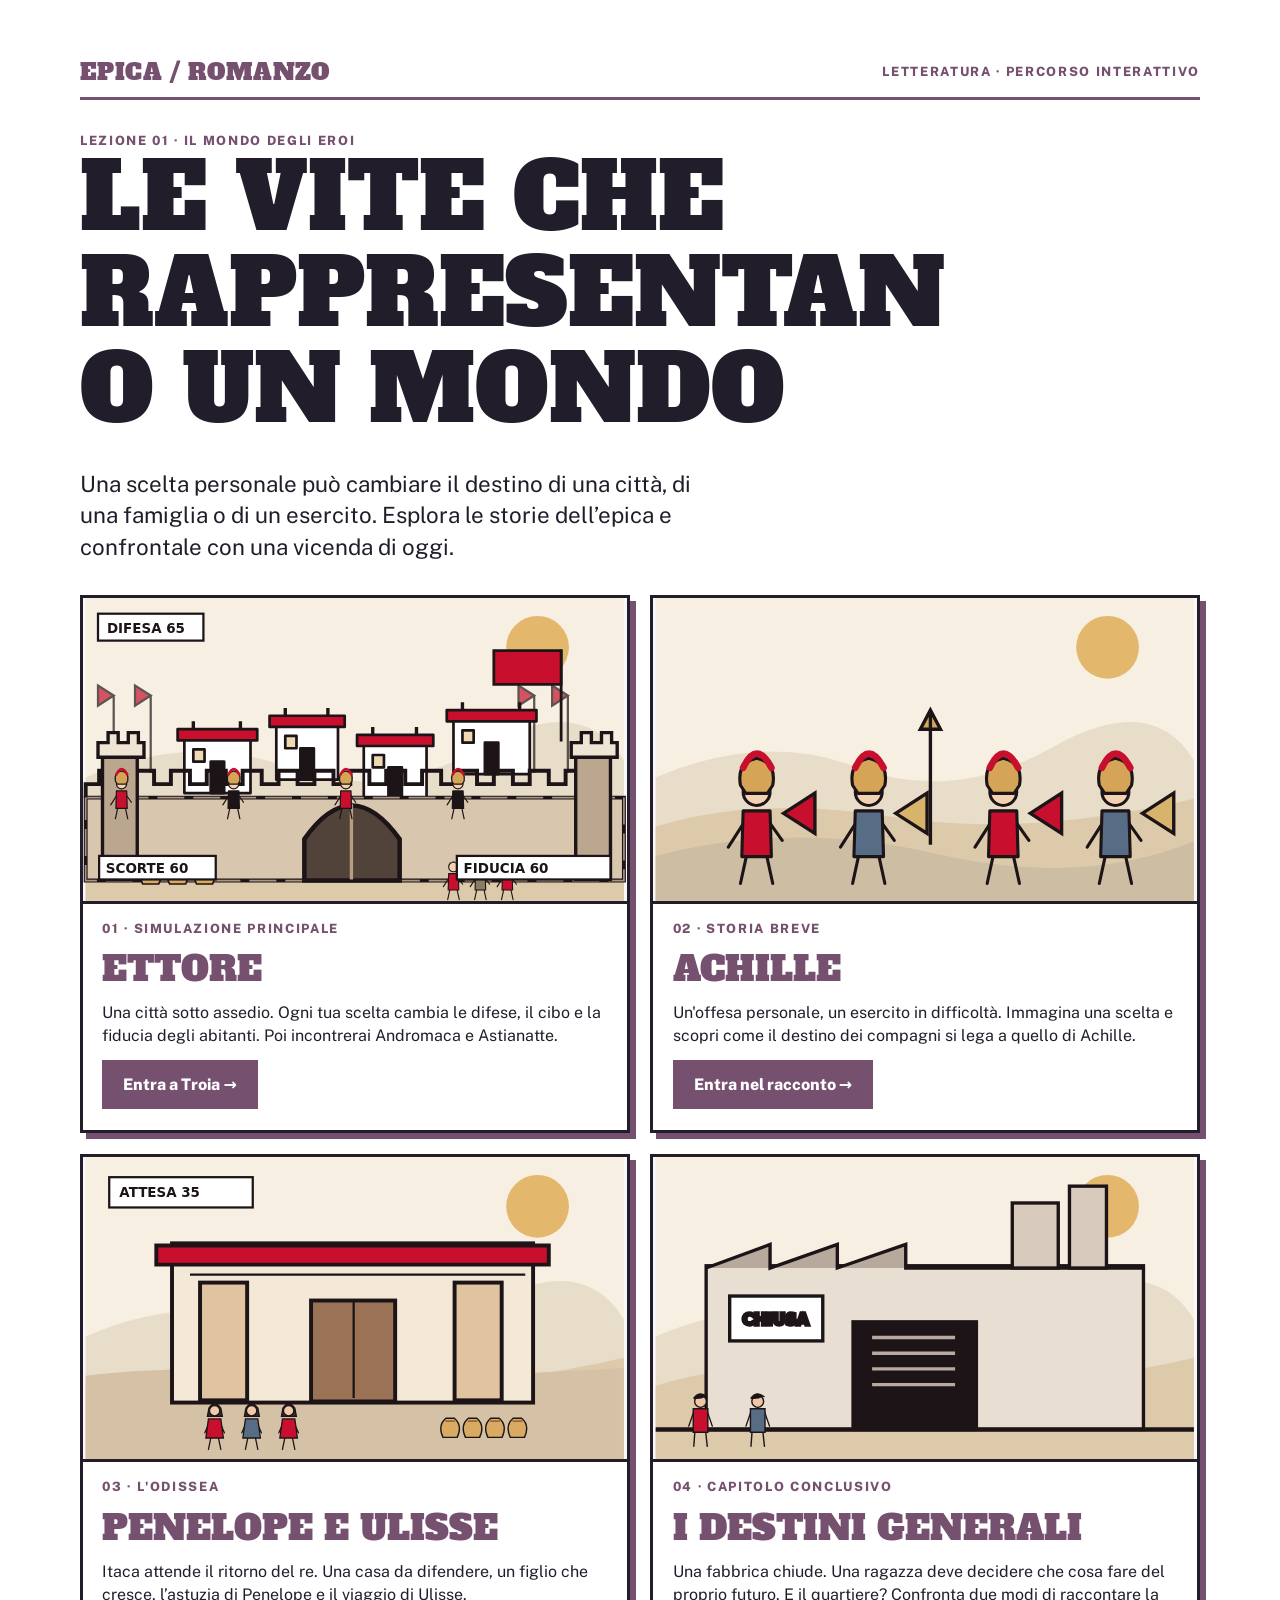
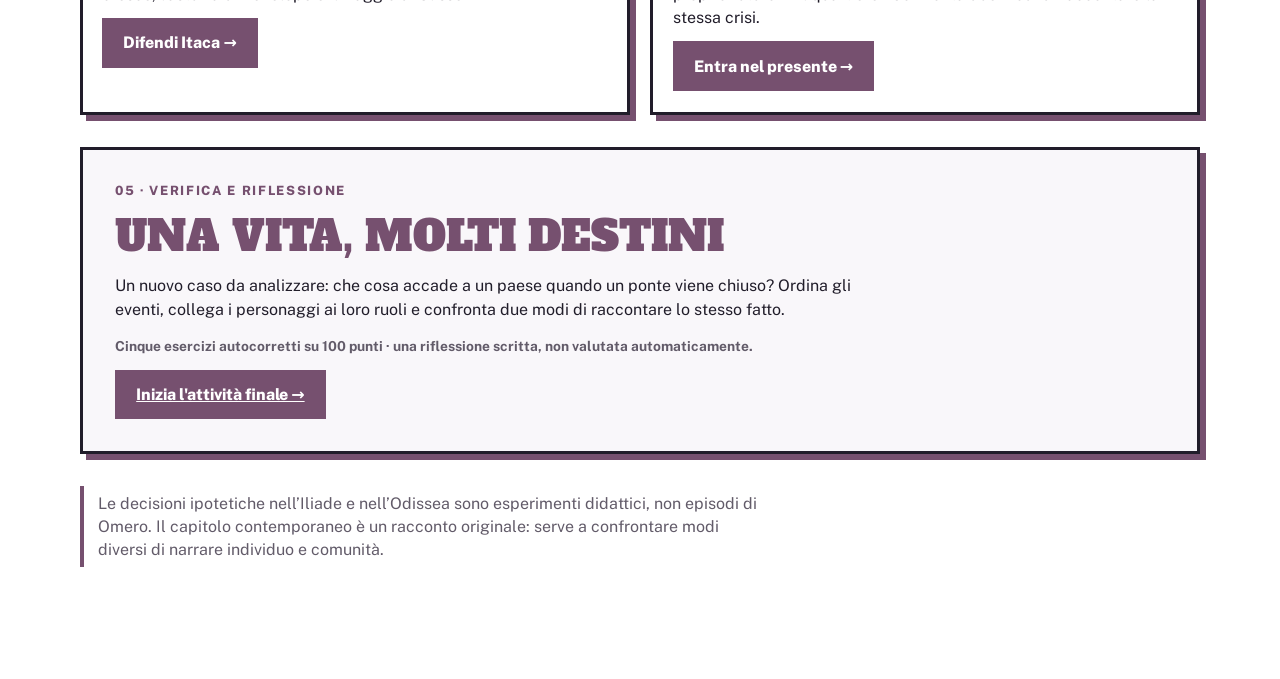
<file: index.html>
<!doctype html>
<html lang="it">
<head>
  <meta charset="utf-8">
  <meta name="viewport" content="width=device-width,initial-scale=1,viewport-fit=cover">
  <meta name="theme-color" content="#ffffff">
  <title>Epica — Le vite che rappresentano un mondo</title>
  <meta name="description" content="Storie interattive sull'epica: scelte, destini personali e comunità.">
  <link rel="preconnect" href="https://fonts.googleapis.com">
  <link rel="preconnect" href="https://fonts.gstatic.com" crossorigin>
  <link href="https://fonts.googleapis.com/css2?family=Alfa+Slab+One&family=Public+Sans:wght@400;500;700;800&display=swap" rel="stylesheet">
  <link rel="stylesheet" href="stile.css">
  <link rel="stylesheet" href="epica.css">
</head>
<body>
  <section id="landing" class="ep-landing" aria-label="Scegli una storia">
    <div class="ep-mast">
      <div class="ep-brand">EPICA / ROMANZO</div>
      <span class="ep-kicker">Letteratura · Percorso interattivo</span>
    </div>
    <div>
      <div class="ep-kicker">Lezione 01 · Il mondo degli eroi</div>
      <h1 class="ep-display">LE VITE CHE RAPPRESENTANO UN MONDO</h1>
    </div>
    <p class="ep-deck">Una scelta personale può cambiare il destino di una città, di una famiglia o di un esercito. Esplora le storie dell’epica e confrontale con una vicenda di oggi.</p>
    <button id="continue" class="btn ghost" data-action="continue" hidden>Continua la tua storia</button>
    <div class="ep-story-grid">
      <article class="ep-story-card">
        <div class="ep-cover" data-cover="ettore"></div>
        <div class="ep-story-body">
          <span class="ep-kicker">01 · Simulazione principale</span>
          <h2>ETTORE</h2>
          <p>Una città sotto assedio. Ogni tua scelta cambia le difese, il cibo e la fiducia degli abitanti. Poi incontrerai Andromaca e Astianatte.</p>
          <button class="btn" data-action="start" data-story="ettore">Entra a Troia →</button>
        </div>
      </article>
      <article class="ep-story-card">
        <div class="ep-cover" data-cover="achille"></div>
        <div class="ep-story-body">
          <span class="ep-kicker">02 · Storia breve</span>
          <h2>ACHILLE</h2>
          <p>Un'offesa personale, un esercito in difficoltà. Immagina una scelta e scopri come il destino dei compagni si lega a quello di Achille.</p>
          <button class="btn" data-action="start" data-story="achille">Entra nel racconto →</button>
        </div>
      </article>
      <article class="ep-story-card">
        <div class="ep-cover" data-cover="penelope"></div>
        <div class="ep-story-body">
          <span class="ep-kicker">03 · L'Odissea</span>
          <h2>PENELOPE E ULISSE</h2>
          <p>Itaca attende il ritorno del re. Una casa da difendere, un figlio che cresce, l’astuzia di Penelope e il viaggio di Ulisse.</p>
          <button class="btn" data-action="start" data-story="penelope">Difendi Itaca →</button>
        </div>
      </article>
      <article class="ep-story-card ep-final-story">
        <div class="ep-cover" data-cover="oggi"></div>
        <div class="ep-story-body">
          <span class="ep-kicker">04 · Capitolo conclusivo</span>
          <h2>I DESTINI GENERALI</h2>
          <p>Una fabbrica chiude. Una ragazza deve decidere che cosa fare del proprio futuro. E il quartiere? Confronta due modi di raccontare la stessa crisi.</p>
          <button class="btn" data-action="start" data-story="oggi">Entra nel presente →</button>
        </div>
      </article>
    </div>
    <section class="vf-home-promo" aria-label="Attività conclusiva">
      <div class="ep-kicker">05 · Verifica e riflessione</div>
      <h2>UNA VITA, MOLTI DESTINI</h2>
      <p>Un nuovo caso da analizzare: che cosa accade a un paese quando un ponte viene chiuso? Ordina gli eventi, collega i personaggi ai loro ruoli e confronta due modi di raccontare lo stesso fatto.</p>
      <p class="vf-home-meta">Cinque esercizi autocorretti su 100 punti · una riflessione scritta, non valutata automaticamente.</p>
      <a class="btn" href="./verifica.html">Inizia l'attività finale →</a>
    </section>
    <p class="ep-story-note">Le decisioni ipotetiche nell’Iliade e nell’Odissea sono esperimenti didattici, non episodi di Omero. Il capitolo contemporaneo è un racconto originale: serve a confrontare modi diversi di narrare individuo e comunità.</p>
  </section>

  <main class="app" id="app" hidden>
    <header class="bar">
      <div class="ep-app-title">
        <small id="headline">Le vite che rappresentano un mondo</small>
        <b id="storyName">ETTORE</b>
      </div>
      <div class="bar-r">
        <button class="pill" data-action="menu">← Storie</button>
      </div>
    </header>
    <section class="stage ep-stage" aria-label="Simulazione narrativa">
      <div class="left">
        <div class="mapwrap">
          <div class="ep-map" id="map" aria-live="off"></div>
          <div class="chapter-tag" id="chapterTag">Simulazione</div>
          <div class="turn-tag" id="turnTag">1/1</div>
        </div>
        <div class="ep-hud" id="hud" aria-label="Indicatori della storia"></div>
        <div class="ep-progress" id="progress" aria-label="Progresso del percorso"></div>
        <p class="ep-notice">Le misure servono a mostrare le conseguenze delle scelte; non sono dati storici e non sono un voto.</p>
      </div>
      <section class="panel ep-panel" id="panel" aria-label="Scena e decisione"></section>
    </section>
  </main>
  <div id="prologue" hidden role="dialog" aria-label="Racconto illustrato" aria-modal="true"></div>

  <script src="engine.js"></script>
  <script src="storie.js"></script>
  <script src="epica-map.js"></script>
  <script src="epica-app.js"></script>
</body>
</html>
</file>
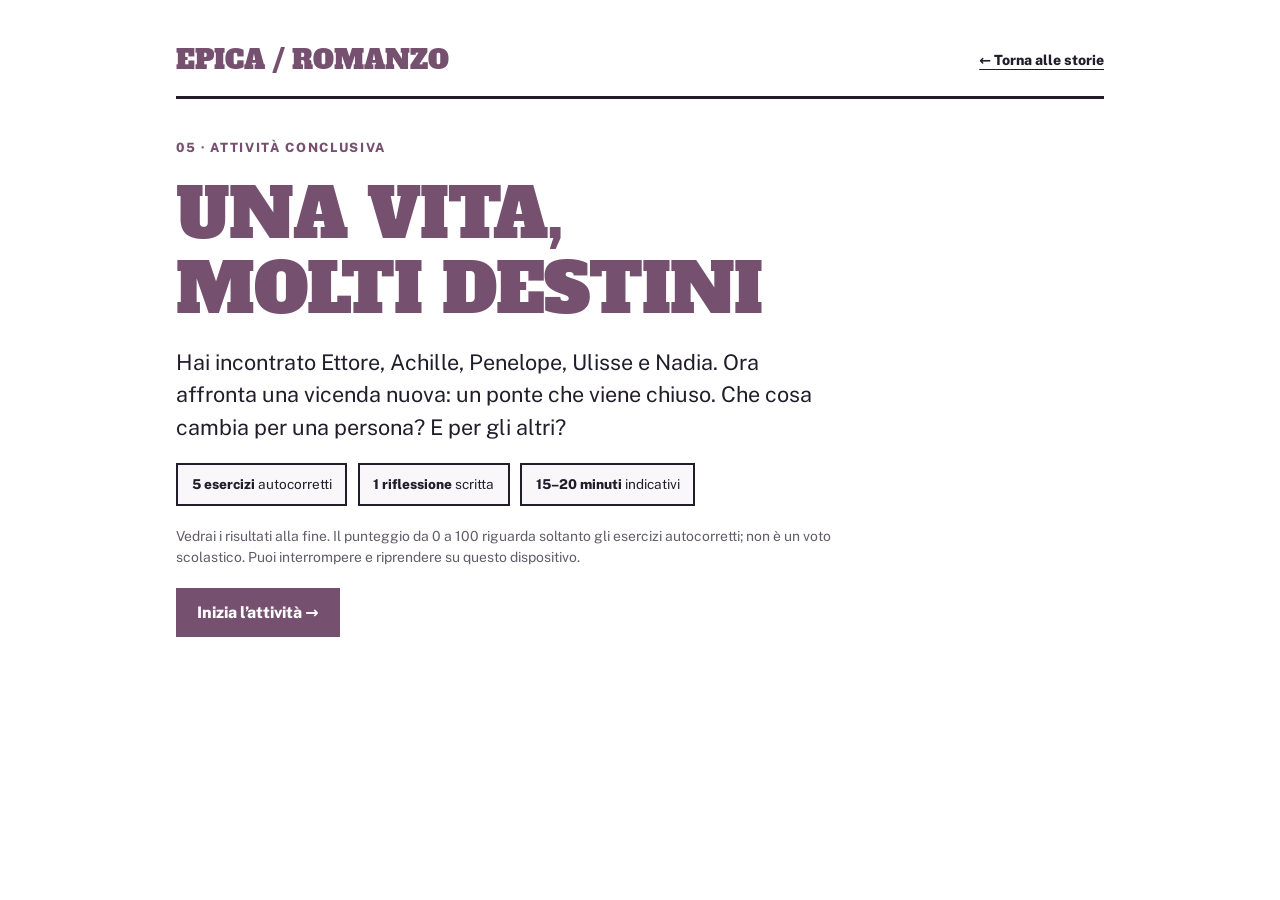
<file: verifica.html>
<!doctype html>
<html lang="it">
<head>
  <meta charset="utf-8">
  <meta name="viewport" content="width=device-width,initial-scale=1,viewport-fit=cover">
  <meta name="theme-color" content="#ffffff">
  <title>Attività finale — Epica e romanzo</title>
  <meta name="description" content="Verifica conclusiva: individuo, comunità e modi di raccontare.">
  <link rel="preconnect" href="https://fonts.googleapis.com">
  <link rel="preconnect" href="https://fonts.gstatic.com" crossorigin>
  <link href="https://fonts.googleapis.com/css2?family=Alfa+Slab+One&family=Public+Sans:wght@400;500;700;800&display=swap" rel="stylesheet">
  <link rel="stylesheet" href="stile.css">
  <link rel="stylesheet" href="epica.css">
  <link rel="stylesheet" href="verifica.css">
</head>
<body>
  <main class="vf-wrap" id="vf-root">
    <header class="vf-header">
      <a class="vf-brand" href="./index.html">EPICA / ROMANZO</a>
      <a class="vf-back" href="./index.html">← Torna alle storie</a>
    </header>
    <section class="vf-intro" id="vf-intro">
      <div class="ep-kicker">05 · Attività conclusiva</div>
      <h1>UNA VITA, MOLTI DESTINI</h1>
      <p>Hai incontrato Ettore, Achille, Penelope, Ulisse e Nadia. Ora affronta una vicenda nuova: un ponte che viene chiuso. Che cosa cambia per una persona? E per gli altri?</p>
      <div class="vf-facts">
        <span><b>5 esercizi</b> autocorretti</span>
        <span><b>1 riflessione</b> scritta</span>
        <span><b>15–20 minuti</b> indicativi</span>
      </div>
      <p class="vf-small">Vedrai i risultati alla fine. Il punteggio da 0 a 100 riguarda soltanto gli esercizi autocorretti; non è un voto scolastico. Puoi interrompere e riprendere su questo dispositivo.</p>
      <button class="btn" id="vf-start" type="button">Inizia l’attività →</button>
    </section>
    <section class="vf-assessment" id="vf-assessment" hidden>
      <div class="vf-meta"><span id="vf-counter">Attività 1 di 6</span><span id="vf-point-label">20 punti</span></div>
      <div class="vf-progress" id="vf-progress" aria-label="Avanzamento"></div>
      <div class="vf-question" id="vf-question" aria-live="polite"></div>
      <div class="vf-actions">
        <button class="btn ghost" data-vf-action="prev" id="vf-prev" type="button">← Indietro</button>
        <button class="btn" data-vf-action="next" id="vf-next" type="button">Avanti →</button>
        <button class="btn" data-vf-action="finish" id="vf-finish" type="button" hidden>Consegna e correggi</button>
      </div>
      <p class="vf-small" id="vf-hint">Puoi rivedere le risposte prima di consegnare.</p>
    </section>
    <section class="vf-result" id="vf-result" hidden aria-live="polite"></section>
  </main>
  <script src="finale.js"></script>
  <script src="verifica-app.js"></script>
</body>
</html>
</file>
<file: stile.css>
/* Layout: la mappa domina. Su schermo largo mappa e misure a sinistra, scene e ordini a destra. Su telefono: barra, mappa, misure, scena.
   Look: pagina bianca, rosso araldico per azioni e pericolo, inchiostro per il testo. Un solo tema deliberato. */
:root {
  --white: #ffffff; --ink: #1c1416; --red: #c8102e; --red-dark: #96091f; --red-pale: #fdeaed;
  --paper: #fbf7f2; --line: #e9dfe0; --mute: #6c5f63; --soft: #f4efec;
  --display: 'Alfa Slab One', 'Rockwell', Georgia, serif; --ui: 'Public Sans', system-ui, sans-serif;
  color-scheme: light;
}
* { box-sizing: border-box; }
body { background: var(--white); color: var(--ink); font-family: var(--ui); font-size: 1rem; line-height: 1.45;
  padding-inline: 1rem; padding-block: .8rem 3rem; }
button, input, textarea { font: inherit; color: inherit; }
.app { max-width: 70rem; margin-inline: auto; display: flex; flex-direction: column; gap: .8rem; }

.bar { display: flex; justify-content: space-between; align-items: center; gap: .8rem; flex-wrap: wrap; border-bottom: 3px solid var(--red); padding-bottom: .5rem; }
.sub { font-weight: 800; font-size: .78rem; letter-spacing: .12em; text-transform: uppercase; color: var(--red); }
.bar-r { display: flex; align-items: center; gap: .6rem; }
.score { text-align: end; line-height: 1; }
.score b { font-family: var(--display); font-size: 1.6rem; font-variant-numeric: tabular-nums; }
.score small { display: block; font-size: .68rem; font-weight: 700; letter-spacing: .12em; text-transform: uppercase; color: var(--mute); }
.pill { font-weight: 700; font-size: .85rem; border: 2px solid var(--ink); background: var(--white); padding: .35rem .8rem; cursor: pointer; }
.pill:hover { background: var(--ink); color: var(--white); }

.stage { display: grid; grid-template-columns: minmax(0, 1.55fr) minmax(19rem, 1fr); gap: 1rem; align-items: start; }
.left { display: flex; flex-direction: column; gap: .7rem; min-width: 0; }
@media (max-width: 52rem) { .stage { display: flex; flex-direction: column; align-items: stretch; } }

.mapwrap { position: relative; border: 3px solid var(--ink); background: var(--paper); line-height: 0; }
#map { width: 100%; display: block; touch-action: manipulation; cursor: pointer; }
.chapter-tag { position: absolute; left: .6rem; top: .6rem; background: var(--red); color: var(--white); font-weight: 800; font-size: .72rem; letter-spacing: .1em; text-transform: uppercase; padding: .25rem .6rem; line-height: 1.2; pointer-events: none; }
.turn-tag { position: absolute; right: .6rem; bottom: .6rem; background: var(--white); border: 2px solid var(--ink); font-weight: 800; font-size: .72rem; letter-spacing: .08em; text-transform: uppercase; padding: .2rem .55rem; line-height: 1.2; pointer-events: none; }
.progress { display: grid; grid-template-columns: repeat(8, 1fr); gap: 4px; }
.progress div { display: grid; grid-template-columns: 1fr 1fr; gap: 2px; }
.progress i { height: 7px; background: var(--line); display: block; }
.progress i.done { background: var(--ink); } .progress i.now { background: var(--red); }

.hud { display: grid; grid-template-columns: repeat(4, 1fr); gap: .5rem; }
.st { border: 2px solid var(--ink); padding: .4rem .55rem .5rem; background: var(--white); min-width: 0; }
.st-h { display: flex; justify-content: space-between; align-items: baseline; gap: .3rem; font-weight: 800; font-size: .72rem; letter-spacing: .06em; text-transform: uppercase; }
.st-h b { font-family: var(--display); font-size: 1.15rem; font-weight: 400; font-variant-numeric: tabular-nums; letter-spacing: 0; }
.st .bar2 { height: 7px; background: var(--soft); margin-top: .3rem; }
.st .bar2 i { display: block; height: 100%; background: var(--ink); transition: width .5s; }
.st.low { border-color: var(--red); } .st.low .bar2 i { background: var(--red); } .st.low b { color: var(--red); }
.st.up b { animation: up .9s; } .st.down b { animation: down .9s; }
@keyframes up { 0% { transform: scale(1.35); } 100% { transform: none; } }
@keyframes down { 0% { transform: scale(1.35); color: var(--red); } 100% { transform: none; } }
.st.off { display: none; }
@media (max-width: 34rem) { .hud { grid-template-columns: 1fr 1fr; } }
@media (max-width: 34rem) { .panel { box-shadow: 4px 4px 0 var(--red); } }

.panel { border: 3px solid var(--ink); background: var(--white); padding: clamp(1rem, 3vw, 1.5rem); display: flex; flex-direction: column; gap: .9rem; min-width: 0; animation: in .25s ease-out; box-shadow: 6px 6px 0 var(--red); }
@keyframes in { from { opacity: 0; transform: translateY(6px); } to { opacity: 1; transform: none; } }
@media (prefers-reduced-motion: reduce) { .panel, .st.up b, .st.down b { animation: none; } .st .bar2 i { transition: none; } }
.eyebrow { font-weight: 800; font-size: .72rem; letter-spacing: .14em; text-transform: uppercase; color: var(--red); }
h1, h2 { font-family: var(--display); font-weight: 400; line-height: 1.1; margin: 0; text-wrap: balance; }
h1 { font-size: 2rem; } h2 { font-size: 1.5rem; }
h3 { font-size: .95rem; margin: 0; font-weight: 800; }
p { margin: 0; max-width: 38rem; }
.prose { display: flex; flex-direction: column; gap: .6rem; font-size: 1.05rem; }
.muted { color: var(--mute); }
.quote { border-inline-start: 4px solid var(--red); padding-inline-start: .8rem; font-weight: 700; max-width: 38rem; }

.btn { font-weight: 800; font-size: 1rem; padding: .7rem 1.2rem; background: var(--red); color: var(--white); border: 2px solid var(--red); cursor: pointer; align-self: flex-start; }
.btn:hover { background: var(--red-dark); border-color: var(--red-dark); }
.btn.ghost { background: var(--white); color: var(--ink); border-color: var(--ink); }
.btn.ghost:hover { background: var(--ink); color: var(--white); }
.btn[disabled] { opacity: .45; cursor: default; }
:focus-visible { outline: 3px solid var(--red); outline-offset: 2px; }
.row { display: flex; gap: .6rem; flex-wrap: wrap; }

.opts { display: flex; flex-direction: column; gap: .5rem; }
.opt { display: grid; grid-template-columns: 1.6rem 1fr; gap: .4rem; text-align: left; background: var(--white); border: 2px solid var(--ink); padding: .7rem .8rem; cursor: pointer; font-weight: 500; font-size: 1rem; text-align: start; }
.opt:hover { background: var(--red-pale); border-color: var(--red); }
.opt .k { font-family: var(--display); color: var(--red); }
.opt.right { background: #eaf6ec; border-color: #1f7a3a; } .opt.wrong { background: var(--red-pale); border-color: var(--red); }

.chips { display: flex; flex-wrap: wrap; gap: .35rem; }
.chip { font-weight: 800; font-size: .8rem; padding: .12rem .5rem; background: var(--soft); font-variant-numeric: tabular-nums; }
.chip.neg { background: var(--red-pale); color: var(--red-dark); }
.note { background: var(--soft); border-inline-start: 4px solid var(--ink); padding: .7rem .9rem; display: flex; flex-direction: column; gap: .35rem; }
.note.red { background: var(--red-pale); border-color: var(--red); }
.crisis { background: var(--red); color: var(--white); padding: .6rem .8rem; font-weight: 700; }
.lines { margin: 0; padding-inline-start: 1.1rem; display: flex; flex-direction: column; gap: .2rem; max-width: 38rem; }

.ap { display: flex; align-items: center; gap: .5rem; font-weight: 800; font-size: .85rem; letter-spacing: .06em; text-transform: uppercase; }
.ap i { width: 1.1rem; height: 1.1rem; border: 2px solid var(--red); background: var(--red); display: inline-block; }
.ap i.used { background: var(--white); }
.orders { display: flex; flex-direction: column; gap: .4rem; }
.order { display: flex; justify-content: space-between; align-items: center; gap: .6rem; text-align: start; border: 2px solid var(--ink); background: var(--white); padding: .5rem .7rem; cursor: pointer; font-weight: 700; font-size: .95rem; }
.order:hover, .order.sel { background: var(--red-pale); border-color: var(--red); }
.order .chips { justify-content: flex-end; flex-shrink: 0; }
.sel-card { border: 3px solid var(--red); padding: .8rem; display: flex; flex-direction: column; gap: .5rem; background: var(--red-pale); }

.field { display: flex; flex-direction: column; gap: .3rem; max-width: 20rem; }
.field label { font-weight: 800; font-size: .85rem; }
.field input { background: var(--white); border: 2px solid var(--ink); padding: .6rem .7rem; }
.rules { display: grid; grid-template-columns: repeat(auto-fit, minmax(10rem, 1fr)); gap: .6rem; }
.rules div { border-top: 3px solid var(--red); padding-top: .35rem; font-size: .92rem; line-height: 1.3; }
.rules b { display: block; }

.big { font-family: var(--display); font-size: 3rem; line-height: 1; font-variant-numeric: tabular-nums; color: var(--red); }
.split { display: grid; grid-template-columns: 1fr 1fr; gap: .6rem; }
.split div { border: 2px solid var(--ink); padding: .5rem .7rem; }
.split b { font-family: var(--display); font-weight: 400; font-size: 1.5rem; display: block; }
.split small { font-weight: 700; font-size: .72rem; letter-spacing: .1em; text-transform: uppercase; color: var(--mute); }
textarea, .linkbox { width: 100%; background: var(--soft); border: 2px solid var(--ink); padding: .6rem; font-size: .85rem; word-break: break-all; }
textarea { min-height: 6rem; resize: vertical; }
.linkbox { user-select: all; font-family: ui-monospace, Menlo, monospace; }

.board { display: flex; flex-direction: column; border: 2px solid var(--ink); }
.brow { display: grid; grid-template-columns: 2.2rem minmax(0, 1fr) auto; gap: .6rem; align-items: center; padding: .5rem .7rem; border-bottom: 1px solid var(--line); }
.brow:last-child { border: 0; }
.brow.first { background: var(--red); color: var(--white); }
.brow.first small { color: #ffd9df; }
.pos { font-family: var(--display); font-size: 1.2rem; text-align: center; }
.brow b { display: block; overflow: hidden; text-overflow: ellipsis; white-space: nowrap; }
.brow small { color: var(--mute); font-weight: 600; font-size: .78rem; }
.pts { font-family: var(--display); font-size: 1.4rem; font-variant-numeric: tabular-nums; }

#winner { position: fixed; inset: 0; background: var(--red); color: var(--white); z-index: 50; display: flex; flex-direction: column; align-items: center; justify-content: center; gap: 1rem; text-align: center; padding: 1.5rem; overflow: hidden; }
#winner[hidden] { display: none; }
#winner .w1 { font-weight: 800; letter-spacing: .3em; text-transform: uppercase; }
#winner .w2 { font-family: var(--display); font-size: clamp(2.4rem, 11vw, 6rem); line-height: 1; overflow-wrap: anywhere; }
#winner .w3 { font-family: var(--display); font-size: 2rem; }
#winner .btn { background: var(--white); color: var(--red); border-color: var(--white); align-self: center; z-index: 2; }
.conf { position: absolute; top: -5vh; width: 10px; height: 16px; animation: fall linear infinite; }
@keyframes fall { to { transform: translateY(115vh) rotate(720deg); } }
@media (prefers-reduced-motion: reduce) { .conf { display: none; } }

/* tutorial, eventi, ordini */
.pill[disabled] { opacity: .35; cursor: default; } .pill[disabled]:hover { background: var(--white); color: inherit; }
.pill[hidden] { display: none; }
@media (max-width: 34rem) { .pill { padding: .35rem .6rem; font-size: .8rem; } .bar-r { gap: .4rem; } }
.hl { outline: 4px solid var(--red); outline-offset: 3px; animation: hlp 1.1s ease-in-out infinite; }
@keyframes hlp { 50% { outline-color: rgba(200,16,46,.15); } }
@media (prefers-reduced-motion: reduce) { .hl { animation: none; } }
.coach { background: var(--ink); color: var(--white); padding: .7rem .9rem; display: flex; flex-direction: column; gap: .25rem; font-size: .95rem; }
.coach small { font-weight: 800; font-size: .7rem; letter-spacing: .14em; text-transform: uppercase; color: #ffb3bf; }
.badge { align-self: flex-start; display: inline-block; font-weight: 800; font-size: .7rem; letter-spacing: .14em; text-transform: uppercase; padding: .18rem .55rem; background: var(--ink); color: var(--white); line-height: 1.3; }
.badge.Minaccia, .badge.Crisi { background: var(--red); }
.note .badge { margin-bottom: .1rem; }
.tag { display: block; font-weight: 800; font-size: .68rem; letter-spacing: .12em; text-transform: uppercase; color: var(--red); margin-bottom: .1rem; }
.stakes { display: flex; flex-wrap: wrap; gap: .4rem; align-items: center; }
.stakes .lbl { font-weight: 800; font-size: .72rem; letter-spacing: .12em; text-transform: uppercase; color: var(--mute); }
.stake { border: 2px solid var(--ink); padding: .1rem .5rem; font-weight: 700; font-size: .85rem; background: var(--white); }
.stake b { font-family: var(--display); font-weight: 400; margin-inline-start: .35rem; }
.stake.low { border-color: var(--red); color: var(--red); }
.ask { font-size: .75rem; letter-spacing: .14em; text-transform: uppercase; color: var(--mute); margin-top: .2rem; }
.you small { font-weight: 800; font-size: .7rem; letter-spacing: .12em; text-transform: uppercase; color: var(--mute); display: block; margin-bottom: .15rem; }
.why { background: var(--red-pale); border-inline-start: 4px solid var(--red); padding: .6rem .8rem; font-size: .95rem; max-width: 38rem; }
.steps { margin: 0; padding-inline-start: 1.3rem; display: flex; flex-direction: column; gap: .4rem; max-width: 38rem; }
.cg { display: grid; grid-template-columns: 1fr 1fr; gap: .6rem; }
.cg small { display: block; font-weight: 800; font-size: .7rem; letter-spacing: .12em; text-transform: uppercase; color: var(--mute); margin-bottom: .25rem; }
.whyline { font-weight: 700; color: var(--red-dark); }
.grp { display: flex; flex-direction: column; gap: .35rem; }
.gh { font-size: .72rem; letter-spacing: .14em; text-transform: uppercase; color: var(--mute); margin-top: .3rem; }
.gh.reco { color: var(--red); }
.order { flex-direction: column; align-items: flex-start; justify-content: flex-start; gap: .25rem; }
.order .chips { justify-content: flex-start; }
.order.reco { border-color: var(--red); }
.o-t { font-weight: 800; }
.o-why { font-size: .82rem; font-weight: 600; color: var(--red-dark); }

/* lingua araba: scrittura da destra a sinistra, la mappa resta com'e' */
.app[lang="ar"] { --display: 'Cairo', 'Noto Sans Arabic', system-ui, sans-serif; --ui: 'Cairo', 'Noto Sans Arabic', system-ui, sans-serif; font-family: var(--ui); }
.app[lang="ar"] * { letter-spacing: 0 !important; text-transform: none !important; }
.app[lang="ar"] h1, .app[lang="ar"] h2 { line-height: 1.4; font-weight: 800; }
.app[lang="ar"] p, .app[lang="ar"] li { line-height: 1.65; }
.app[dir="rtl"] .stage, .app[dir="rtl"] .mapwrap, .app[dir="rtl"] .progress { direction: ltr; }
.app[dir="rtl"] .panel, .app[dir="rtl"] .hud, .app[dir="rtl"] .bar { direction: rtl; }
.recap { border: 3px solid var(--ink); background: var(--paper); padding: .9rem 1rem 1rem; display: flex; flex-direction: column; gap: .6rem; }
.recap h3 { font-family: var(--display); font-weight: 400; font-size: 1.15rem; color: var(--red); line-height: 1.2; }
.recap-lead { font-weight: 700; font-size: .95rem; }
.recap ul { list-style: none; margin: 0; padding: 0; display: flex; flex-direction: column; gap: .5rem; }
.recap li { border-inline-start: 4px solid var(--red); padding-inline-start: .65rem; display: flex; flex-direction: column; gap: .05rem; font-size: .93rem; line-height: 1.35; }
.recap-chain { background: var(--white); border: 2px solid var(--ink); padding: .6rem .8rem; display: flex; flex-direction: column; gap: .15rem; }
.recap-chain h4 { margin: 0 0 .2rem; font-size: .72rem; font-weight: 800; letter-spacing: .12em; text-transform: uppercase; color: var(--red); }
.recap-chain p { font-size: .95rem; }
.recap li b { font-weight: 800; }
/* Prologo animato */
#prologue { position: fixed; inset: 0; z-index: 60; background: var(--white); display: flex; align-items: flex-start; justify-content: center; padding: 1rem; overflow: auto; }
#prologue[hidden] { display: none; }
@media (min-height: 40rem) { #prologue { align-items: center; } }
.pro-card { width: min(46rem, 100%); border: 3px solid var(--ink); box-shadow: 6px 6px 0 var(--red); background: var(--white); display: flex; flex-direction: column; margin-block: auto; }
.pro-art { line-height: 0; border-bottom: 3px solid var(--ink); background: var(--paper); aspect-ratio: 16 / 9; overflow: hidden; direction: ltr; }
.pro-art svg { width: 100%; height: 100%; display: block; }
.pro-in { animation: proin .5s ease-out; }
@keyframes proin { from { opacity: 0; } to { opacity: 1; } }
.pro-body { padding: 1rem 1.2rem 1.25rem; display: flex; flex-direction: column; gap: .7rem; }
.pro-top { display: flex; justify-content: space-between; align-items: center; gap: .6rem; }
.pro-title { font-size: clamp(2rem, 8vw, 3rem); color: var(--red); }
.pro-text { font-size: clamp(1.1rem, 3.4vw, 1.4rem); font-weight: 600; line-height: 1.35; max-width: 34rem; opacity: 0; animation: protext .9s ease-out forwards; }
@keyframes protext { from { opacity: 0; transform: translateY(6px); } to { opacity: 1; transform: none; } }
.pro-dots { display: flex; gap: 4px; }
.pro-dots i { flex: 1; height: 6px; background: var(--line); display: block; }
.pro-dots i.done { background: var(--ink); } .pro-dots i.now { background: var(--red); }
.pro-card[dir="rtl"] { --display: 'Cairo', 'Noto Sans Arabic', system-ui, sans-serif; --ui: 'Cairo', 'Noto Sans Arabic', system-ui, sans-serif; font-family: var(--ui); }
.pro-card[dir="rtl"] * { letter-spacing: 0 !important; text-transform: none !important; }
.pro-card[dir="rtl"] .pro-title { line-height: 1.4; font-weight: 800; }
.pro-card[dir="rtl"] .pro-text { line-height: 1.7; }
@media (prefers-reduced-motion: reduce) { .pro-in, .pro-text { animation: none; opacity: 1; } }
</file>
<file: epica.css>
/* Estensione minimale del design di sito-feudo. Le regole base
   (palette, font, .bar, .panel, .pro-card, .pro-art, .btn) restano in stile.css. */
[hidden] { display:none !important; }
body { margin:0; min-height:100vh; }
.ep-landing { max-width:70rem; margin:0 auto; padding:clamp(1.2rem,5vw,3rem) 0 4rem; display:grid; gap:2rem; }
.ep-mast { border-bottom:3px solid var(--red); padding:0 0 .8rem; display:flex; justify-content:space-between; gap:1rem; align-items:center; }
.ep-brand { font:400 1.45rem/1 var(--display); color:var(--red); letter-spacing:.02em; }
.ep-kicker { color:var(--red); font-size:.8rem; font-weight:800; letter-spacing:.13em; text-transform:uppercase; }
.ep-display { font-family:var(--display); font-weight:400; line-height:1.03; font-size:clamp(2.4rem,7.3vw,5.8rem); max-width:13ch; }
.ep-deck { font-size:clamp(1.1rem,2vw,1.4rem); max-width:39rem; line-height:1.4; }
.ep-story-grid { display:grid; grid-template-columns:repeat(2,minmax(0,1fr)); gap:1.3rem; }
.ep-story-card { border:3px solid var(--ink); box-shadow:6px 6px 0 var(--red); display:flex; flex-direction:column; gap:0; min-width:0; }
.ep-cover { aspect-ratio:16/9; background:var(--paper); overflow:hidden; border-bottom:3px solid var(--ink); }
.ep-cover svg { width:100%;height:100%;display:block; }
.ep-cover svg [fill="url(#stones)"] { opacity:.8; }
.ep-story-body { display:flex;flex-direction:column;gap:.75rem;padding:1rem 1.2rem 1.3rem;align-items:flex-start; }
.ep-story-body h2 { font-size:clamp(1.5rem,3vw,2.2rem);color:var(--red); }
.ep-story-body p { line-height:1.45; }
.ep-story-note { border-left:4px solid var(--red);padding:.35rem .9rem;color:var(--mute);max-width:44rem; }
.ep-app-title { display:flex; flex-direction:column; gap:.15rem; }
.ep-app-title b { font:400 1.4rem var(--display);color:var(--red); }
.ep-app-title small { color:var(--mute);font-weight:700; }
.ep-stage { padding-top:.4rem; }
.ep-map { width:100%;display:block;min-width:0;line-height:0; }
.ep-map svg { width:100%;height:auto;display:block; }
.ep-maphead { font-size:.75rem;font-weight:800;text-transform:uppercase;letter-spacing:.12em; }
.ep-hud { display:grid;grid-template-columns:repeat(3,minmax(0,1fr));gap:.5rem; }
.ep-stat { border:2px solid var(--ink);padding:.65rem; min-width:0;background:var(--white); }
.ep-stat-head { font-size:.8rem;display:flex;justify-content:space-between;align-items:baseline;gap:.25rem;flex-wrap:wrap; }
.ep-stat-head span:first-child { font-weight:800; }
.ep-stat-head b { font:400 1.4rem var(--display); }
.ep-stat-head em { font-style:normal;font-weight:800;font-size:.8rem; }
.ep-up { color:#1f7a3a !important; }
.ep-down { color:var(--red-dark) !important; }
.ep-meter { width:100%; height:9px;background:var(--soft);border:1px solid var(--ink);margin-top:.5rem;overflow:hidden; }
.ep-meter > div { height:100%;background:var(--red);transition:width .3s ease-out; }
.ep-stat:nth-child(2) .ep-meter > div { background:#bd974a; }
.ep-stat:nth-child(3) .ep-meter > div { background:#53877b; }
.ep-progress { display:flex;gap:3px; min-height:6px; }
.ep-progress > i { display:block;background:var(--line);flex:1;min-width:0;height:6px; }
.ep-progress > i.done { background:var(--ink); }
.ep-progress > i.now { background:var(--red); }
.ep-panel { gap:1rem; }
.ep-panel h1 { font-size:clamp(1.65rem,4.2vw,2.4rem); }
.ep-lead { font-size:1.05rem;line-height:1.48;max-width:36rem; }
.ep-choices { display:flex;flex-direction:column;gap:.55rem; }
.ep-choice { width:100%; }
.ep-choice:focus-visible { outline:3px solid var(--red);outline-offset:3px; }
.ep-help { color:var(--mute);font-size:.9rem; border-top:1px solid var(--line);padding-top:.75rem; }
.ep-small { font-size:.8rem;padding:.4rem .6rem; }
.ep-change-list { display:grid;gap:.35rem; }
.ep-change { display:flex;align-items:center;justify-content:space-between;gap:1rem;padding:.65rem .8rem;background:var(--soft);font-weight:700; }
.ep-change b { font-family:var(--display);font-weight:400;font-size:1.25rem; }
.ep-after { color:var(--mute);border-left:3px solid var(--ink);padding-left:.8rem; }
.ep-notice { color:var(--mute);font-size:.83rem;max-width:60rem; }
#prologue { z-index:100; }
#prologue .pro-body { gap:.85rem; }
#prologue .pro-title {font-size:clamp(1.65rem,4.8vw,2.8rem);color:var(--red); }
#prologue .pro-text {font-size:clamp(1.12rem,3.1vw,1.35rem);font-weight:600;line-height:1.45; }
#prologue .pro-art {aspect-ratio:16/9;}
@media (max-width:45rem) {
  body { padding-inline:.65rem; }
  .ep-story-grid { grid-template-columns:1fr; }
  .ep-landing { gap:1.4rem;padding-top:1rem; }
  .ep-hud { grid-template-columns:repeat(3,minmax(0,1fr));gap:.28rem; }
  .ep-stat {padding:.4rem;}
  .ep-stat-head {font-size:.69rem;}
  .ep-stat-head b {font-size:1.15rem;}
  .ep-panel {padding:1rem;}
  .ep-mast {align-items:flex-start;}
  #prologue {padding:.5rem;}
  #prologue .pro-card {box-shadow:4px 4px 0 var(--red);}
}
@media (prefers-reduced-motion:reduce) {
  .ep-meter > div {transition:none;}
  .pro-in,.pro-text {animation:none!important;opacity:1!important;}
  svg animate, svg animateTransform {display:none;}
}

/* Il nodo concettuale: Ettore = marito, padre e difensore insieme. */
.ep-roles { display:grid; grid-template-columns:repeat(3,minmax(0,1fr)); gap:.45rem; }
.ep-role { position:relative; min-height:4.2rem; padding:.65rem .45rem; text-align:left; border:2px solid var(--ink); background:var(--white); cursor:pointer; display:flex; flex-direction:column; justify-content:center; gap:.25rem; transition:background .16s,border-color .16s; }
.ep-role strong { font-size:clamp(.73rem,1.8vw,.85rem); font-weight:800; letter-spacing:.06em; }
.ep-role small { font-size:clamp(.7rem,1.6vw,.81rem); color:var(--mute); font-weight:600; }
.ep-role.selected { border-color:var(--red); background:var(--red-pale); }
.ep-role:focus-visible { outline:3px solid var(--red); outline-offset:3px; }
.ep-visited { position:absolute; top:.35rem; right:.4rem; color:#1f7a3a; font-weight:800; font-size:.85rem; }
.ep-role-explanation { min-height:5rem; padding:.65rem .8rem; background:var(--soft); border-left:4px solid var(--red); font-size:.92rem; line-height:1.5; }
.ep-role-explanation strong { font-weight:800; }
.ep-role-explanation p { margin:.25rem 0 0; }
.ep-roles-progress { margin:0; color:var(--mute); font-size:.78rem; font-weight:700; }
.ep-episode-list { display:flex;flex-direction:column;gap:.5rem; }
.ep-episode { display:flex; flex-direction:column; padding:.7rem .8rem; border-left:4px solid var(--red); background:var(--soft); gap:.2rem; }
.ep-episode strong { font-weight:800; }
.ep-episode span { font-size:.9rem; }
.ep-episode small { color:var(--mute); font-size:.84rem; }
@media (max-width:34rem) {
  .ep-role { min-height:3.7rem; padding:.55rem .38rem; }
  .ep-role strong { font-size:.69rem; letter-spacing:0; }
  .ep-role small { font-size:.7rem; }
  .ep-role-explanation { font-size:.88rem; }
}
@media (prefers-reduced-motion:reduce) { .ep-role { transition:none; } }

/* Movimento minimo dei vessilli nelle scene, disattivato con preferenze di accessibilità. */
.ep-svg-flag { transform-box:fill-box;transform-origin:100% 50%;animation:ep-banner 3.2s ease-in-out infinite; }
@keyframes ep-banner { 0%,100% {transform:skewY(0deg) scaleX(1)} 50% {transform:skewY(-3deg) scaleX(.92)} }
@media (prefers-reduced-motion:reduce) { .ep-svg-flag {animation:none} }

/* Evita che intestazioni e titoli editoriali spingano la pagina oltre il viewport mobile. */
.ep-mast { flex-wrap:wrap; }
.ep-mast > * { min-width:0; }
.ep-display { overflow-wrap:anywhere; hyphens:auto; }
.ep-story-card, .ep-story-body { min-width:0; }
@media (max-width:45rem) {
  .ep-mast { align-items:flex-start; row-gap:.4rem; }
  .ep-brand { font-size:1.25rem; }
  .ep-mast .ep-kicker { font-size:.7rem; letter-spacing:.08em; overflow-wrap:anywhere; }
}

/* Chiusura del percorso, nello stesso linguaggio editoriale del feudo. */
.vf-home-promo{border:3px solid var(--ink);box-shadow:6px 6px 0 var(--red);background:var(--paper);padding:clamp(1rem,4vw,2rem);display:grid;gap:.85rem;min-width:0}
.vf-home-promo h2{font:400 clamp(1.6rem,5vw,2.6rem)/1.12 var(--display);color:var(--red);overflow-wrap:anywhere}
.vf-home-promo p{max-width:46rem;line-height:1.5}
.vf-home-promo .vf-home-meta{font-weight:700;font-size:.86rem;color:var(--mute)}
.vf-home-promo .btn{justify-self:start;display:inline-flex}

/* Identità cromatica Epica / Romanzo: prugna e carta fredda, diversa dal rosso araldico del Feudo. */
:root {
  --ink:#211d2a;
  --red:#76506f;
  --red-dark:#563951;
  --red-pale:#f2eaf1;
  --paper:#f9f7fa;
  --line:#e6dfe7;
  --mute:#625b69;
  --soft:#f2eef3;
}
.ep-stat:nth-child(2) .ep-meter > div {background:#b18b60;}
.ep-stat:nth-child(3) .ep-meter > div {background:#62877e;}

/* Distinzioni: una slide da esplorare, non una tabella statica. */
.ep-compare{display:grid;grid-template-columns:repeat(2,minmax(0,1fr));gap:.6rem;margin-top:.65rem}
.ep-compare-side{background:var(--white);border:2px solid var(--ink);padding:.8rem;min-width:0}
.ep-compare-side:first-child{border-top:5px solid var(--red)}
.ep-compare-side:last-child{border-top:5px solid #62877e}
.ep-compare-label{display:block;font-weight:800;font-size:.73rem;letter-spacing:.08em;margin-bottom:.45rem}
.ep-compare-side p{line-height:1.5}
@media(max-width:35rem){.ep-compare{grid-template-columns:1fr}.ep-roles:has(+ .ep-role-explanation .ep-compare){grid-template-columns:repeat(2,minmax(0,1fr))}}
</file>
<file: verifica.css>
/* Attività conclusiva: estensione del sistema visivo di sito-feudo. */
[hidden]{display:none!important}
.vf-wrap{max-width:62rem;margin:0 auto;padding:1rem clamp(.8rem,4vw,2rem) 4rem;min-width:0}
.vf-header{display:flex;align-items:center;justify-content:space-between;gap:1rem;flex-wrap:wrap;padding:1rem 0 1.2rem;border-bottom:3px solid var(--ink);margin-bottom:clamp(1.4rem,4vw,2.5rem)}
.vf-brand{font:400 clamp(1.2rem,3vw,1.65rem)/1.2 var(--display);color:var(--red);text-decoration:none}
.vf-back{color:var(--ink);font-size:.88rem;font-weight:800;text-underline-offset:4px}
.vf-intro,.vf-assessment,.vf-result{min-width:0}
.vf-intro{max-width:47rem;display:grid;gap:1.25rem}
.vf-intro h1,.vf-result h1{font:400 clamp(2.2rem,7vw,4.3rem)/1.08 var(--display);color:var(--red);letter-spacing:-.015em;overflow-wrap:anywhere}
.vf-intro > p{font-size:clamp(1.03rem,2.6vw,1.35rem);line-height:1.5;max-width:41rem;margin:0}
.vf-intro .vf-small{font-size:.87rem}
.vf-facts{display:flex;flex-wrap:wrap;gap:.65rem}
.vf-facts span{display:inline-block;background:var(--paper);padding:.6rem .85rem;border:2px solid var(--ink);font-size:.85rem}
.vf-facts b{font-weight:800}
.vf-intro .btn{justify-self:start}
.vf-meta{display:flex;justify-content:space-between;gap:1rem;flex-wrap:wrap;font-size:.85rem;font-weight:800;text-transform:uppercase;letter-spacing:.06em}
.vf-progress{display:flex;gap:4px;margin:.65rem 0 1.5rem}
.vf-progress i{height:7px;display:block;background:var(--line);flex:1}
.vf-progress i.done{background:var(--ink)}
.vf-progress i.now{background:var(--red)}
.vf-question{max-width:49rem;border:3px solid var(--ink);box-shadow:6px 6px 0 var(--red);padding:clamp(1rem,3vw,2rem);background:#fff;display:grid;gap:1rem}
.vf-question h2{font:400 clamp(1.65rem,4vw,2.65rem)/1.12 var(--display);color:var(--red);overflow-wrap:anywhere}
.vf-prompt{font-size:clamp(1.03rem,2.7vw,1.22rem);line-height:1.5;font-weight:650}
.vf-task-note,.vf-small{font-size:.87rem;color:var(--mute);line-height:1.55}
.vf-order{display:grid;gap:.5rem}
.vf-order-row{display:flex;gap:.8rem;align-items:center;border:2px solid var(--line);padding:.55rem;min-width:0}
.vf-order-row > span{flex:1;min-width:0;font-size:.96rem;line-height:1.45}
.vf-order-n{font:400 1.3rem var(--display);color:var(--red);min-width:1.5rem;text-align:center}
.vf-order-controls{display:flex;gap:.3rem;flex-shrink:0}
.vf-mini{border:2px solid var(--ink);background:var(--white);color:var(--ink);font-size:1.1rem;font-weight:800;min-width:2.5rem;min-height:2.6rem;cursor:pointer}
.vf-mini:disabled{opacity:.25;cursor:default}
.vf-matches{display:grid;gap:.75rem}
.vf-match-row{display:grid;gap:.35rem;padding:.7rem;background:var(--paper);border-left:3px solid var(--red)}
.vf-match-row strong{font-weight:800}
.vf-match-row select{font:inherit;color:var(--ink);background:#fff;border:2px solid var(--ink);padding:.6rem;max-width:100%;width:100%;min-height:2.9rem;text-overflow:ellipsis}
.vf-options{display:grid;gap:.55rem}
.vf-option{border:2px solid var(--ink);padding:.75rem .85rem;background:#fff;min-width:0;display:flex;align-items:center;gap:.7rem;cursor:pointer;text-align:left;font:600 1rem/1.42 var(--ui),system-ui,sans-serif;color:var(--ink)}
.vf-option-selected{background:var(--red-pale);border-color:var(--red)}
.vf-opt-marker{display:grid;place-items:center;flex-shrink:0;border:2px solid currentColor;width:2rem;height:2rem;font:800 .8rem var(--ui),sans-serif}
.vf-passages{display:grid;gap:.75rem}
.vf-passages blockquote{margin:0;padding:.9rem 1rem;border-left:4px solid var(--red);background:var(--paper);font-size:1rem;line-height:1.5}
.vf-writing-label{font-weight:800}
.vf-writing{font:inherit;line-height:1.55;resize:vertical;width:100%;min-height:8rem;border:2px solid var(--ink);padding:.8rem;background:var(--paper);color:var(--ink);box-sizing:border-box}
.vf-actions{max-width:49rem;display:flex;gap:.6rem;flex-wrap:wrap;justify-content:space-between;margin-top:1.4rem}
.vf-actions .btn{min-height:2.8rem}
.vf-score{display:flex;gap:.7rem;align-items:baseline;border-bottom:3px solid var(--ink);padding:1rem 0;margin:1rem 0}
.vf-score strong{font:400 clamp(4rem,15vw,7rem)/1 var(--display);color:var(--red)}
.vf-score span{font-weight:800;font-size:1.25rem}
.vf-result-context{font-size:1rem;line-height:1.5;max-width:42rem;margin:1rem 0 2rem}
.vf-result h2{font:400 clamp(1.5rem,4vw,2.1rem) var(--display);margin:2rem 0 1rem}
.vf-feedback-list{display:grid;gap:.55rem}
.vf-feedback{border:2px solid var(--ink);background:#fff}
.vf-feedback summary{display:flex;align-items:center;justify-content:space-between;gap:.75rem;cursor:pointer;padding:.95rem;list-style:none}
.vf-feedback summary::-webkit-details-marker{display:none}
.vf-feedback summary strong{font-size:.95rem}
.vf-feedback summary span{font-weight:800;color:var(--red);white-space:nowrap}
.vf-feedback-body{padding:.65rem .95rem 1rem;border-top:1px solid var(--line);line-height:1.55}
.vf-feedback-body p{margin:.3rem 0 .7rem}
.vf-personal-writing{padding:1.1rem;border-left:4px solid var(--red);background:var(--paper);margin-top:2rem}
.vf-written{white-space:pre-wrap;line-height:1.55;overflow-wrap:anywhere}
.vf-final-actions{display:flex;gap:.7rem;flex-wrap:wrap;margin-top:1.5rem}
.vf-final-actions .btn{display:inline-flex;align-items:center}
.vf-back:focus-visible,.vf-mini:focus-visible,.vf-option:focus-visible,.vf-match-row select:focus-visible,.vf-writing:focus-visible,.vf-feedback summary:focus-visible{outline:3px solid var(--red);outline-offset:3px}
@media(max-width:34rem){
  .vf-wrap{padding-inline:.65rem}
  .vf-header{align-items:flex-start}
  .vf-question{padding:1rem;box-shadow:4px 4px 0 var(--red)}
  .vf-order-row{gap:.45rem;padding:.45rem}
  .vf-order-controls{gap:.2rem}
  .vf-mini{min-width:2.2rem;min-height:2.5rem}
  .vf-order-row > span{font-size:.88rem}
  .vf-option{font-size:.94rem;padding:.7rem}
}
@media(prefers-reduced-motion:reduce){*{scroll-behavior:auto!important}}
</file>
